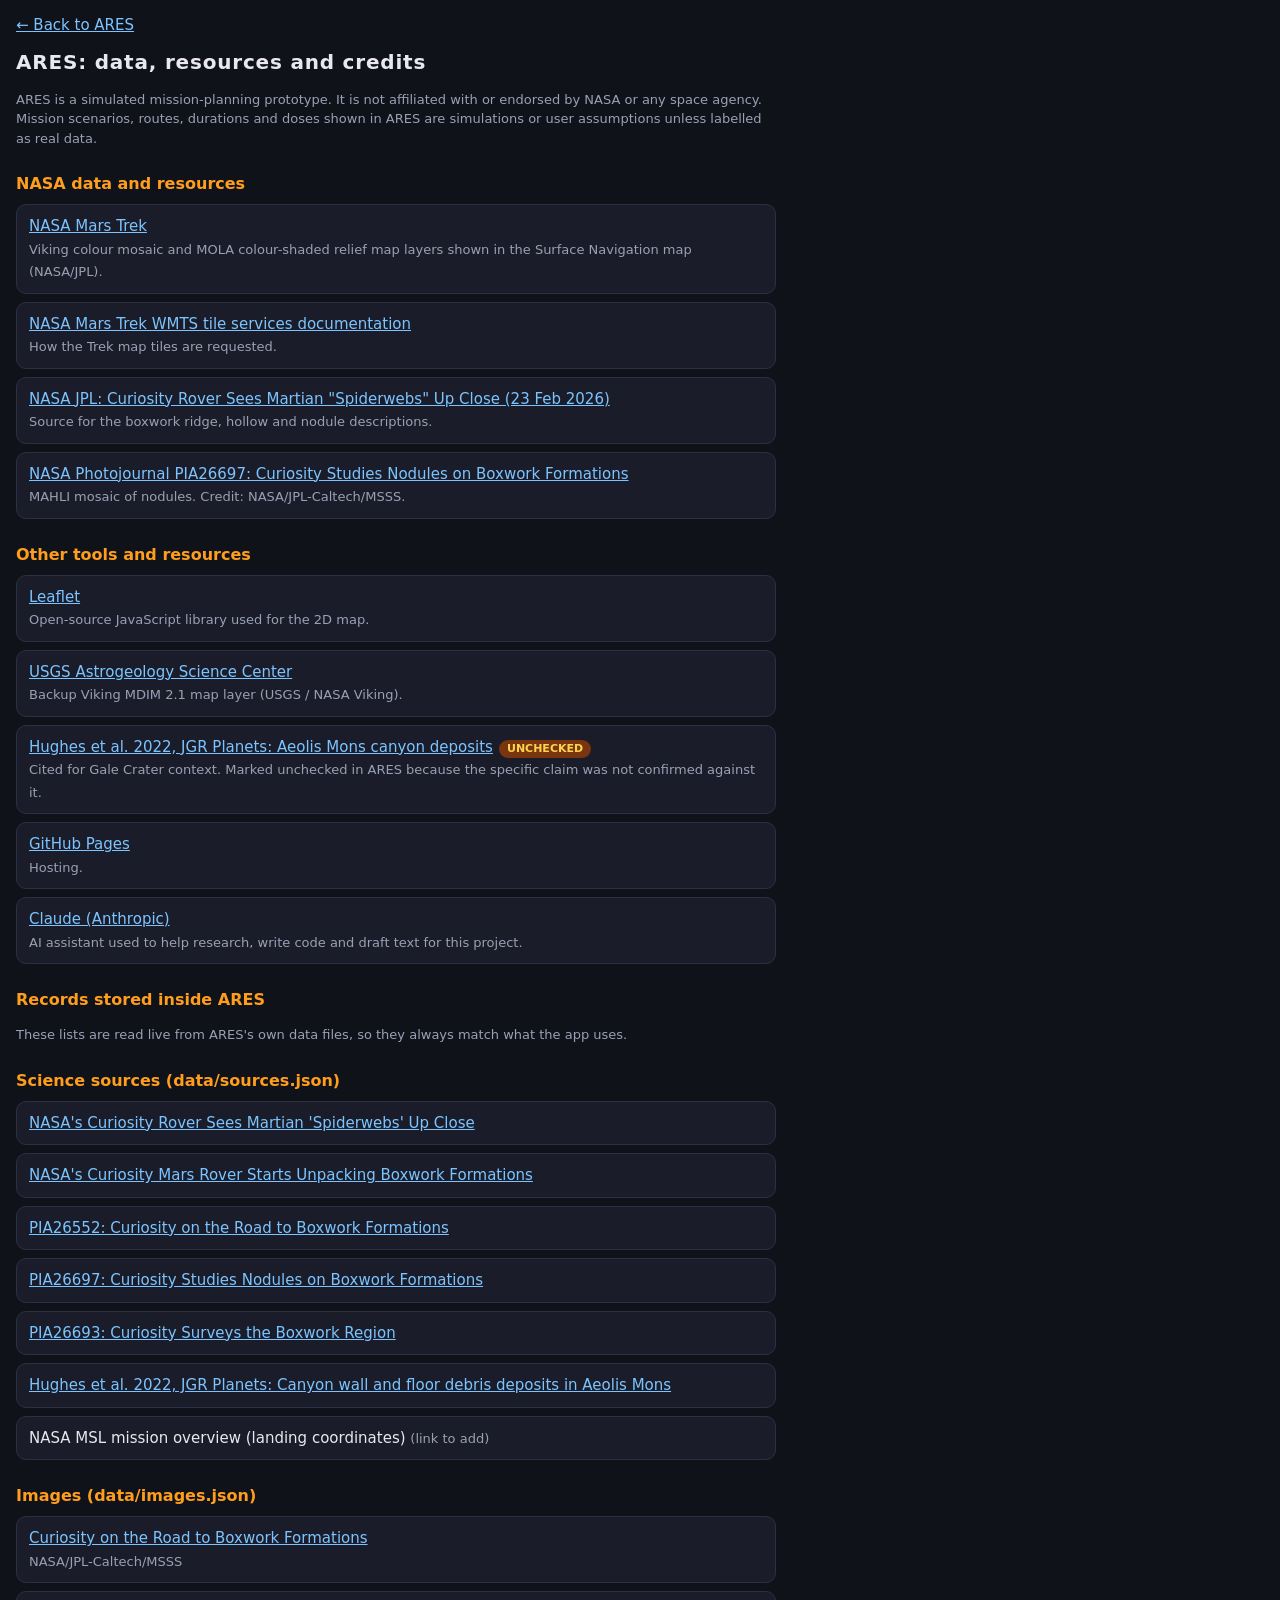
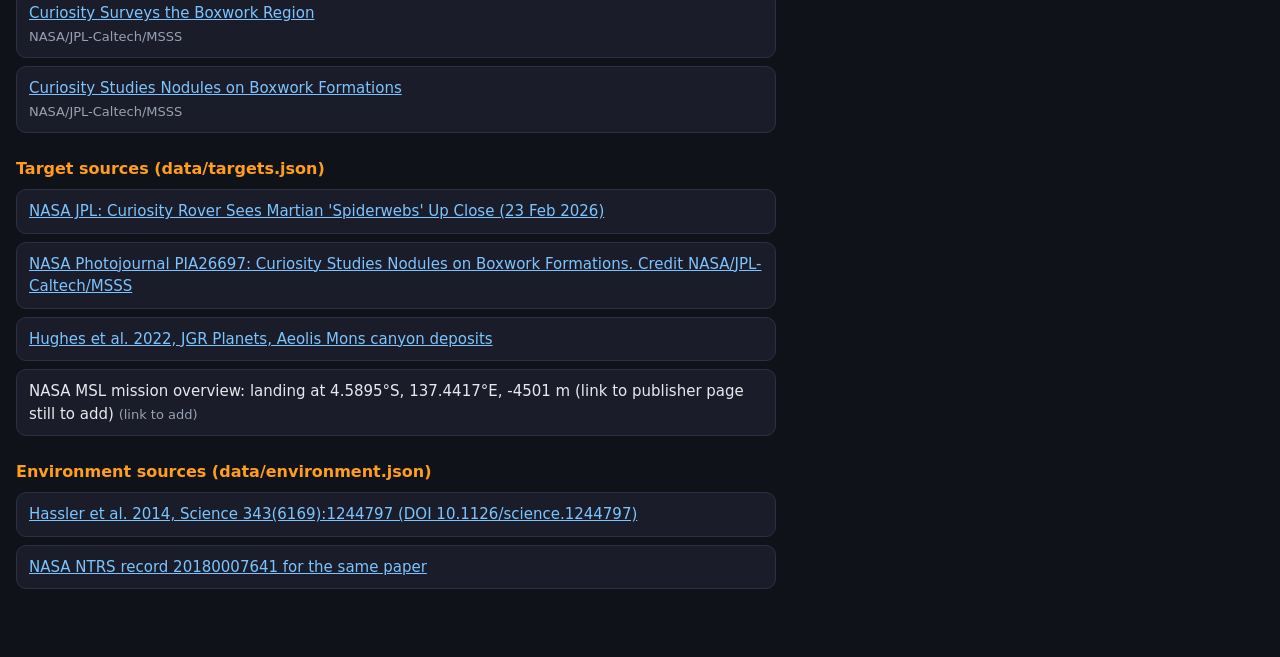
<file: credits.html>
<!doctype html>
<html lang="en">
<head>
<meta charset="utf-8">
<meta name="viewport" content="width=device-width,initial-scale=1">
<title>ARES: Data, resources and credits</title>
<style>
:root{color-scheme:dark}
body{margin:0;padding:14px 16px 60px;background:#10121a;color:#e8e8ee;font:15px/1.5 system-ui,sans-serif;max-width:760px}
h1{font-size:20px;margin:0 0 4px;letter-spacing:.04em}
h2{font-size:16px;margin:24px 0 8px;color:#ff9d1c}
.m{color:#9aa0b4;font-size:13px}
.card{background:#1a1d29;border:1px solid #2c3042;border-radius:10px;padding:10px 12px;margin:8px 0}
a{color:#7cc4ff;word-break:break-all}
.tag{display:inline-block;font-size:11px;font-weight:700;padding:1px 8px;border-radius:99px;margin-left:6px;background:#78350f;color:#fcd34d}
.back{display:inline-block;margin-bottom:10px}
</style>
</head>
<body>
<a class="back" href="index.html">← Back to ARES</a>
<h1>ARES: data, resources and credits</h1>
<p class="m">ARES is a simulated mission-planning prototype. It is not affiliated with or endorsed by NASA or any space agency. Mission scenarios, routes, durations and doses shown in ARES are simulations or user assumptions unless labelled as real data.</p>

<h2>NASA data and resources</h2>
<div class="card"><a href="https://trek.nasa.gov/mars/" target="_blank" rel="noopener">NASA Mars Trek</a><br><span class="m">Viking colour mosaic and MOLA colour-shaded relief map layers shown in the Surface Navigation map (NASA/JPL).</span></div>
<div class="card"><a href="https://trek.nasa.gov/tiles/apidoc/trekAPI.html?body=mars" target="_blank" rel="noopener">NASA Mars Trek WMTS tile services documentation</a><br><span class="m">How the Trek map tiles are requested.</span></div>
<div class="card"><a href="https://www.nasa.gov/missions/mars-science-laboratory/curiosity-rover/nasas-curiosity-rover-sees-martian-spiderwebs-up-close/" target="_blank" rel="noopener">NASA JPL: Curiosity Rover Sees Martian "Spiderwebs" Up Close (23 Feb 2026)</a><br><span class="m">Source for the boxwork ridge, hollow and nodule descriptions.</span></div>
<div class="card"><a href="https://science.nasa.gov/photojournal/curiosity-studies-nodules-on-boxwork-formations" target="_blank" rel="noopener">NASA Photojournal PIA26697: Curiosity Studies Nodules on Boxwork Formations</a><br><span class="m">MAHLI mosaic of nodules. Credit: NASA/JPL-Caltech/MSSS.</span></div>

<h2>Other tools and resources</h2>
<div class="card"><a href="https://leafletjs.com/" target="_blank" rel="noopener">Leaflet</a><br><span class="m">Open-source JavaScript library used for the 2D map.</span></div>
<div class="card"><a href="https://astrogeology.usgs.gov/" target="_blank" rel="noopener">USGS Astrogeology Science Center</a><br><span class="m">Backup Viking MDIM 2.1 map layer (USGS / NASA Viking).</span></div>
<div class="card"><a href="https://lamb.caltech.edu/documents/22303/JGR_Planets_-_2022_-_Hughes_-_Canyon_Wall_and_Floor_Debris_Deposits_in_Aeolis_Mons_Mars.pdf" target="_blank" rel="noopener">Hughes et al. 2022, JGR Planets: Aeolis Mons canyon deposits</a><span class="tag">UNCHECKED</span><br><span class="m">Cited for Gale Crater context. Marked unchecked in ARES because the specific claim was not confirmed against it.</span></div>
<div class="card"><a href="https://pages.github.com/" target="_blank" rel="noopener">GitHub Pages</a><br><span class="m">Hosting.</span></div>
<div class="card"><a href="https://claude.ai/" target="_blank" rel="noopener">Claude (Anthropic)</a><br><span class="m">AI assistant used to help research, write code and draft text for this project.</span></div>

<h2>Records stored inside ARES</h2>
<p class="m">These lists are read live from ARES's own data files, so they always match what the app uses.</p>
<div id="live" class="m">Loading…</div>

<script>
"use strict";
const $=s=>document.querySelector(s);
const esc=s=>String(s==null?"":s).replace(/[&<>"]/g,c=>({"&":"&amp;","<":"&lt;",">":"&gt;",'"':"&quot;"}[c]));
const safe=u=>(typeof u==="string"&&/^https?:\/\//i.test(u))?u:null;
function items(d){
  if(Array.isArray(d))return d;
  if(d&&typeof d==="object"){
    for(const k of ["sources","images","items","records"]){
      if(Array.isArray(d[k]))return d[k];
      if(d[k]&&typeof d[k]==="object")return Object.entries(d[k]).map(([id,v])=>Object.assign({id},v));
    }
    return Object.entries(d).filter(([k,v])=>v&&typeof v==="object"&&!Array.isArray(v)).map(([id,v])=>Object.assign({id},v));
  }
  return [];
}
function card(it){
  const title=it.title||it.name||it.label||it.id||"(untitled)";
  const url=safe(it.url||it.link||it.href||it.page||it.pageUrl);
  const credit=it.credit||it.credits;
  return '<div class="card">'+(url?'<a href="'+esc(url)+'" target="_blank" rel="noopener">'+esc(title)+'</a>':esc(title)+' <span class="m">(link to add)</span>')
    +(credit?'<br><span class="m">'+esc(credit)+'</span>':'')+'</div>';
}
async function load(file,heading){
  try{
    const r=await fetch(file,{cache:"no-cache"});
    if(!r.ok)throw new Error("HTTP "+r.status);
    const list=items(await r.json());
    return '<h2>'+esc(heading)+'</h2>'+(list.length?list.map(card).join(""):'<p class="m">No records found in '+esc(file)+'.</p>');
  }catch(e){
    return '<h2>'+esc(heading)+'</h2><p class="m">Could not load '+esc(file)+' ('+esc(e.message)+').</p>';
  }
}
(async()=>{
  const parts=await Promise.all([
    load("data/sources.json","Science sources (data/sources.json)"),
    load("data/images.json","Images (data/images.json)"),
    load("data/targets.json","Target sources (data/targets.json)"),
    load("data/environment.json","Environment sources (data/environment.json)")
  ]);
  $("#live").outerHTML=parts.join("");
})();
</script>
</body>
</html>
</file>
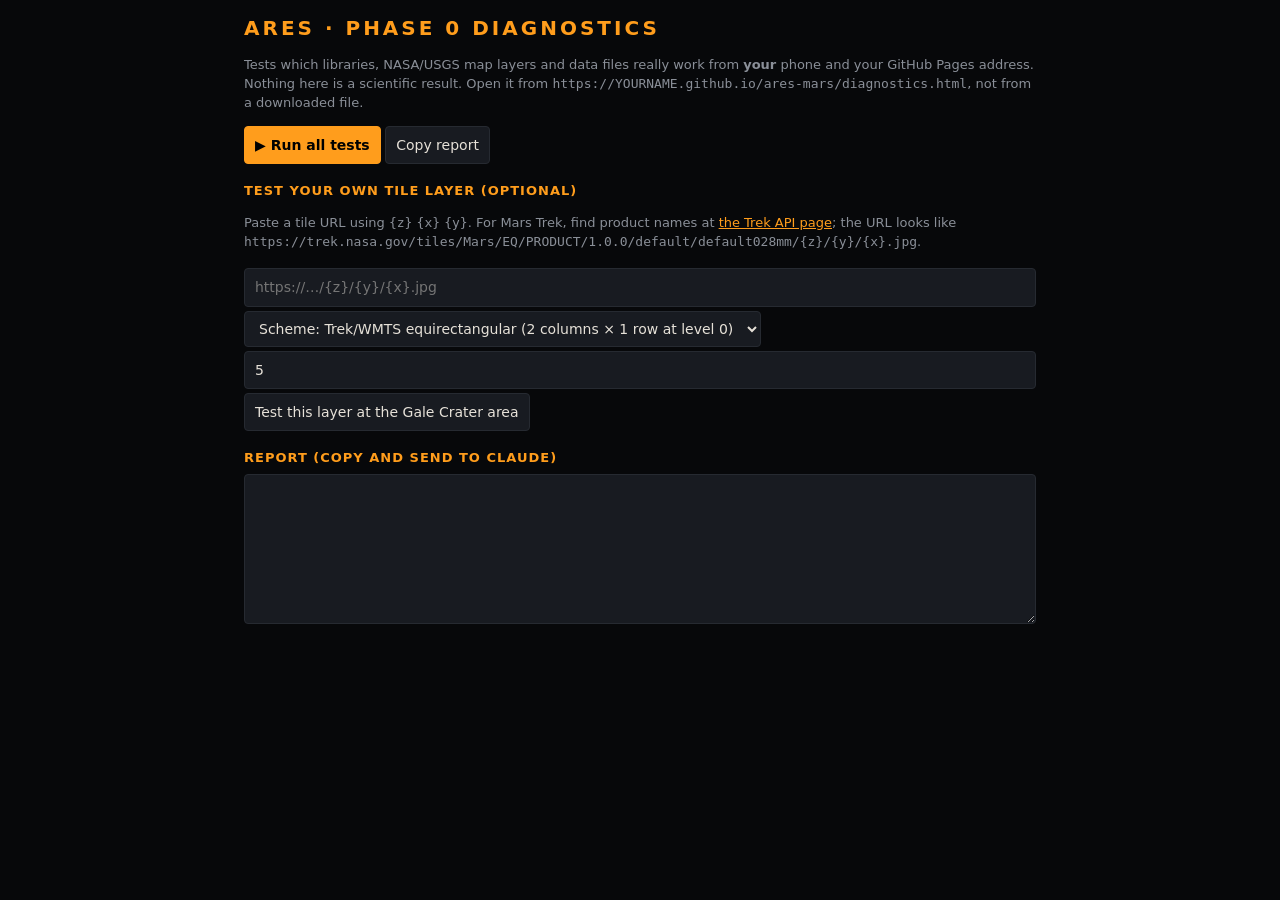
<file: diagnostics.html>
<!DOCTYPE html><html lang="en"><head><meta charset="utf-8">
<meta name="viewport" content="width=device-width,initial-scale=1"><title>ARES Phase 0 — Diagnostics</title>
<style>
:root{--bg:#07080a;--p:#101216;--l:#262a31;--t:#e6e1d8;--m:#8a8f98;--a:#ff9d1c;--g:#3ddc84;--r:#ff5d5d;--y:#ffd23f}
*{box-sizing:border-box}body{margin:0;padding:14px;background:var(--bg);color:var(--t);font:14px/1.45 system-ui,sans-serif;max-width:820px;margin:auto}
h1{color:var(--a);letter-spacing:3px;font-size:20px;margin:0 0 4px}h2{color:var(--a);font-size:13px;letter-spacing:1px;text-transform:uppercase;margin:18px 0 6px}
p,.m{color:var(--m);font-size:13px}a{color:var(--a)}
button,input,select,textarea{font:inherit;color:var(--t);background:#181b21;border:1px solid var(--l);border-radius:4px;padding:8px 10px}
button{cursor:pointer}button.pri{background:var(--a);color:#000;border-color:var(--a);font-weight:600}input{width:100%;margin:4px 0}
.r{display:flex;gap:8px;padding:8px;border:1px solid var(--l);border-radius:4px;margin:5px 0;background:var(--p)}
.s{min-width:22px}.r b{display:block}.r small{color:var(--m);word-break:break-all}
.ok{border-left:4px solid var(--g)}.bad{border-left:4px solid var(--r)}.warn{border-left:4px solid var(--y)}.run{border-left:4px solid var(--m)}
textarea{width:100%;height:150px;font:11px monospace}
</style></head><body>
<h1>ARES · PHASE 0 DIAGNOSTICS</h1>
<p>Tests which libraries, NASA/USGS map layers and data files really work from <b>your</b> phone and your GitHub Pages address. Nothing here is a scientific result. Open it from <code>https://YOURNAME.github.io/ares-mars/diagnostics.html</code>, not from a downloaded file.</p>
<button class="pri" id="run">▶ Run all tests</button> <button id="cp">Copy report</button>
<div id="out"></div>
<h2>Test your own tile layer (optional)</h2>
<p>Paste a tile URL using <code>{z}</code> <code>{x}</code> <code>{y}</code>. For Mars Trek, find product names at <a href="https://trek.nasa.gov/tiles/apidoc/trekAPI.html?body=mars" target="_blank" rel="noopener">the Trek API page</a>; the URL looks like <code>https://trek.nasa.gov/tiles/Mars/EQ/PRODUCT/1.0.0/default/default028mm/{z}/{y}/{x}.jpg</code>.</p>
<input id="cu" placeholder="https://…/{z}/{y}/{x}.jpg"><select id="cs"><option value="eq">Scheme: Trek/WMTS equirectangular (2 columns × 1 row at level 0)</option><option value="xyz">Scheme: standard web-map (XYZ)</option></select>
<input id="cz" type="number" value="5" min="0" max="15"><button id="ct">Test this layer at the Gale Crater area</button>
<h2>Report (copy and send to Claude)</h2><textarea id="rp" readonly></textarea>
<script>
const out=document.getElementById('out'),R=[];let LAT=-5.1,LON=137.6;
const ic={ok:'✅',bad:'❌',warn:'⚠️',run:'⏳'};
function add(group,name){const d=document.createElement('div');d.className='r run';d.innerHTML='<span class="s">⏳</span><div><b></b><small></small></div>';d.querySelector('b').textContent=name;out.appendChild(d);
 const e={group,name,st:'run',msg:''};R.push(e);return(st,msg)=>{e.st=st;e.msg=msg||'';d.className='r '+st;d.querySelector('.s').textContent=ic[st];d.querySelector('small').textContent=msg||'';rep()}}
function rep(){document.getElementById('rp').value='ARES PHASE 0 REPORT '+new Date().toISOString()+'\n'+R.map(e=>`[${e.st.toUpperCase()}] ${e.group} | ${e.name} | ${e.msg}`).join('\n')}
function loadImg(url,cors,ms=12000){return new Promise(res=>{const i=new Image();let done=0;const f=v=>{if(!done){done=1;res(v)}};if(cors)i.crossOrigin='anonymous';i.onload=()=>f(i.naturalWidth+'x'+i.naturalHeight);i.onerror=()=>f(false);setTimeout(()=>f(false),ms);i.src=url})}
async function testUrl(group,name,url){const set=add(group,name);const a=await loadImg(url,false);
 if(!a){set('bad','Image did not load (wrong URL, no data here, or blocked). '+url);return}
 const b=await loadImg(url+(url.includes('?')?'&':'?')+'c=1',true);
 set(b?'ok':'warn',(b?'Displays in map AND usable in 3D textures (CORS ok). ':'Displays in a 2D map but NOT usable as a 3D texture (no CORS). ')+'Size '+a+'. '+url)}
function eqTile(n){const deg=180/Math.pow(2,n);return{z:n,x:Math.floor((LON+180)/deg),y:Math.floor((90-LAT)/deg)}}
function xyzTile(z){const n=Math.pow(2,z),la=LAT*Math.PI/180;return{z,x:Math.floor((LON+180)/360*n),y:Math.floor((1-Math.log(Math.tan(la)+1/Math.cos(la))/Math.PI)/2*n)}}
const fill=(t,s)=>t.replace('{z}',s.z).replace('{x}',s.x).replace('{y}',s.y);
async function runAll(){out.innerHTML='';R.length=0;rep();
 // 1 environment
 const e1=add('Device','Page address');location.protocol==='file:'?e1('bad','Opened as a local file. Open it from your GitHub Pages https address.'):e1('ok',location.href);
 const e2=add('Device','Storage (localStorage)');try{localStorage.setItem('t','1');localStorage.removeItem('t');e2('ok','Works')}catch(e){e2('bad','Blocked — saved data will not persist')}
 const e3=add('Device','WebGL (needed for 3D)');try{const c=document.createElement('canvas');const g=c.getContext('webgl')||c.getContext('experimental-webgl');g?e3('ok','Available. '+(g.getParameter(g.MAX_TEXTURE_SIZE))+' px max texture'):e3('bad','Not available — 3D must fall back to 2D')}catch(e){e3('bad','Error')}
 const e4=add('Device','Screen / browser');e4('ok',innerWidth+'×'+innerHeight+' @'+devicePixelRatio+'x · '+navigator.userAgent);
 // 2 libraries
 for(const[n,u,g]of[['Leaflet 1.9.4','https://cdnjs.cloudflare.com/ajax/libs/leaflet/1.9.4/leaflet.js','L'],['three.js r128','https://cdnjs.cloudflare.com/ajax/libs/three.js/r128/three.min.js','THREE']]){
  const s=add('Libraries',n);await new Promise(r=>{const x=document.createElement('script');x.src=u;x.onload=()=>{window[g]?s('ok','Loaded'):s('bad','Loaded but unusable');r()};x.onerror=()=>{s('bad','Failed to load from cdnjs');r()};document.body.appendChild(x)})}
 // 3 Trek tiles
 const P=[['Viking colour mosaic (global)','Mars_Viking_MDIM21_ClrMosaic_global_232m'],['MOLA colour hillshade (global)','Mars_MGS_MOLA_ClrShade_merge_global_463m']];
 for(const[n,p]of P)for(const lv of[2,5,7]){const t=eqTile(lv);await testUrl('Mars Trek (product name UNVERIFIED)',n+' · level '+lv,`https://trek.nasa.gov/tiles/Mars/EQ/${p}/1.0.0/default/default028mm/${t.z}/${t.y}/${t.x}.jpg`)}
 // 4 USGS WMS
 const w='https://planetarymaps.usgs.gov/cgi-bin/mapserv?map=/maps/mars/mars_simp_cyl.map&SERVICE=WMS&VERSION=1.1.1&REQUEST=GetMap&LAYERS=Mars_Simple_Cylindrical_Rasters&STYLES=&SRS=EPSG:4326&BBOX=135,-8,140,-3&WIDTH=256&HEIGHT=256&FORMAT=image/png';
 await testUrl('USGS Astrogeology WMS (layer name UNVERIFIED)','Gale area 135–140°E, 8–3°S',w);
 // 5 DEM range
 const d=add('Terrain data','USGS MSL Gale 1 m DEM — can the browser read parts of it?');
 const DEM='https://planetarymaps.usgs.gov/mosaic/Mars/MSL/MSL_Gale_DEM_Mosaic_1m_v3.tif',ac=new AbortController();
 try{const r=await fetch(DEM,{headers:{Range:'bytes=0-1023'},signal:ac.signal});const cr=r.headers.get('content-range');ac.abort();
  r.status===206?d('ok','Partial reads work (HTTP 206). Content-Range: '+(cr||'hidden by server')+'. In-browser cropping may be possible.'):d('warn','Reachable but server ignored the partial-read request (HTTP '+r.status+'). Do NOT download in browser; use the Colab route.')}
 catch(e){d('bad','Blocked or unreachable from the browser (likely no CORS). The Terrain Pack must be prepared offline/Colab.')}
 const d2=add('Terrain data','Local data folder (needed for Terrain Pack)');try{const r=await fetch('diagnostics.html',{method:'HEAD'});d2(r.ok?'ok':'bad','Same-site files load (HTTP '+r.status+')')}catch(e){d2('bad','Cannot fetch same-site files')}
 const sm=R.filter(e=>e.st==='ok').length;document.getElementById('rp').value+='\nSUMMARY: '+sm+' OK, '+R.filter(e=>e.st==='warn').length+' warnings, '+R.filter(e=>e.st==='bad').length+' failed'}
document.getElementById('run').onclick=runAll;
document.getElementById('ct').onclick=async()=>{const u=document.getElementById('cu').value.trim(),z=+document.getElementById('cz').value;if(!u.includes('{z}')){alert('URL must contain {z} {x} {y}');return}
 const t=document.getElementById('cs').value==='eq'?eqTile(z):xyzTile(z);await testUrl('Custom','Level '+z+' tile '+t.x+','+t.y,fill(u,t))};
document.getElementById('cp').onclick=async()=>{const t=document.getElementById('rp');t.select();try{await navigator.clipboard.writeText(t.value);alert('Copied')}catch(e){document.execCommand('copy');alert('Copied (or long-press to copy)')}};
</script></body></html>
</file>
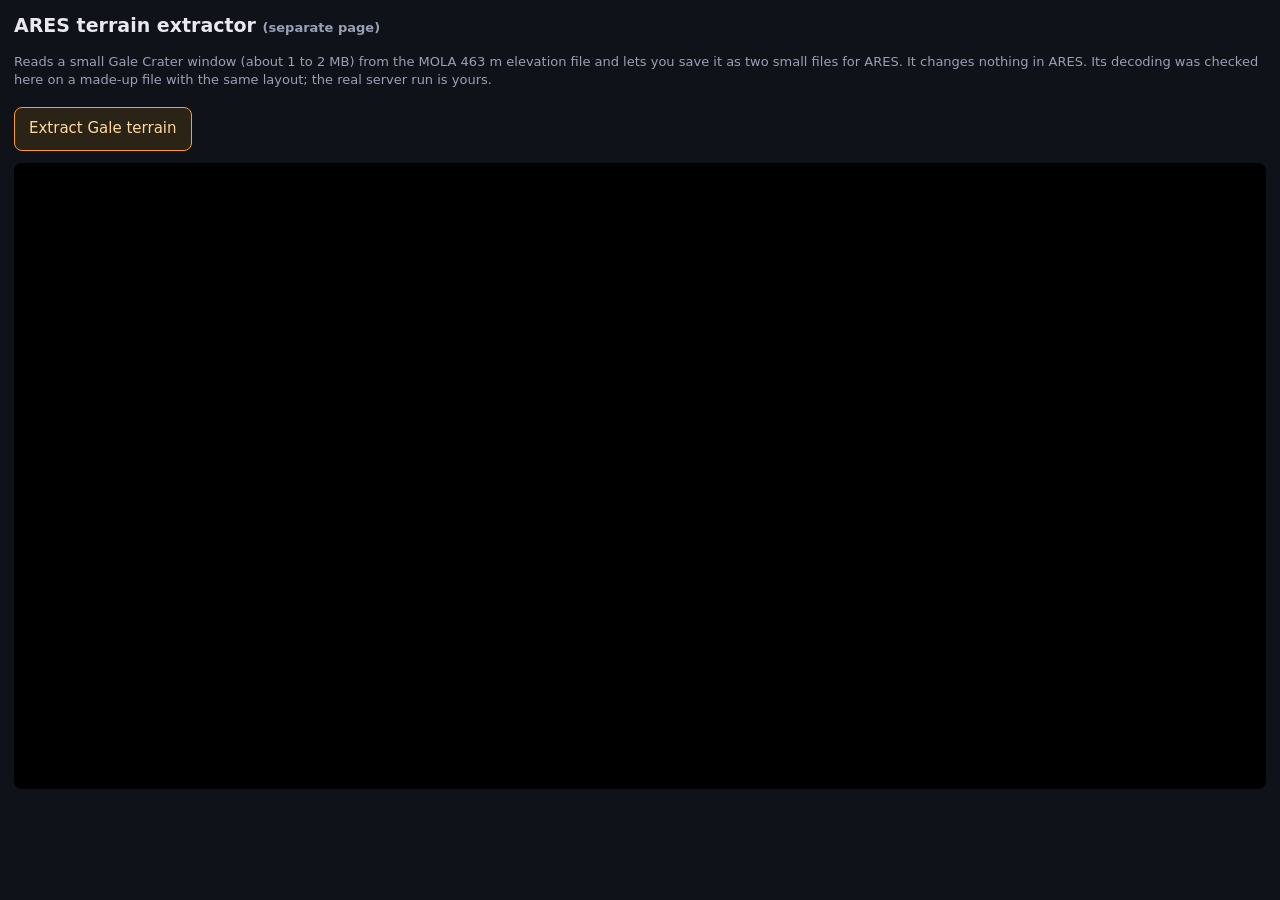
<file: terrain-extract.html>
<!doctype html>
<html lang="en">
<head>
<meta charset="utf-8">
<meta name="viewport" content="width=device-width,initial-scale=1">
<title>ARES terrain extractor</title>
<style>
:root{color-scheme:dark}
body{margin:0;padding:12px 14px 70px;background:#10121a;color:#e8e8ee;font:15px/1.45 system-ui,sans-serif}
h1{font-size:19px;margin:0 0 4px}.m{color:#9aa0b4;font-size:13px}
.card{background:#1a1d29;border:1px solid #2c3042;border-radius:10px;padding:10px 12px;margin:10px 0;overflow-wrap:anywhere}
button{font:inherit;min-height:44px;padding:10px 14px;border-radius:8px;border:1px solid #ff9d1c;background:#2a2316;color:#ffd9a0;margin:4px 4px 4px 0}
button:disabled{opacity:.5}
.b{display:inline-block;min-width:64px;text-align:center;font-weight:700;font-size:12px;padding:2px 8px;border-radius:99px;margin-right:6px}
.PASS{background:#14532d;color:#86efac}.FAIL{background:#7f1d1d;color:#fca5a5}
canvas{width:100%;height:auto;border-radius:8px;background:#000;display:block;margin-top:8px;image-rendering:pixelated}
</style>
</head>
<body>
<h1>ARES terrain extractor <span class="m">(separate page)</span></h1>
<p class="m">Reads a small Gale Crater window (about 1 to 2 MB) from the MOLA 463 m elevation file and lets you save it as two small files for ARES. It changes nothing in ARES. Its decoding was checked here on a made-up file with the same layout; the real server run is yours.</p>
<button id="go">Extract Gale terrain</button>
<div id="log" class="m"></div>
<div id="out"></div>
<canvas id="cv" hidden></canvas>
<div id="dl" hidden><p>Save both files, then upload them to your repo in the folder <b>data/terrain</b>.</p><button id="d1">Save gale-mola463.bin</button><button id="d2">Save gale-mola463.json</button></div>
<script src="terrain-logic1.js"></script>
<script src="terrain-extract.js"></script>
<script>
if(typeof extractWindow!=="function")document.getElementById("log").textContent="A file is missing or cut off. terrain-logic1.js and terrain-extract.js must be in the same folder as this page.";
</script>
</body>
</html>
</file>
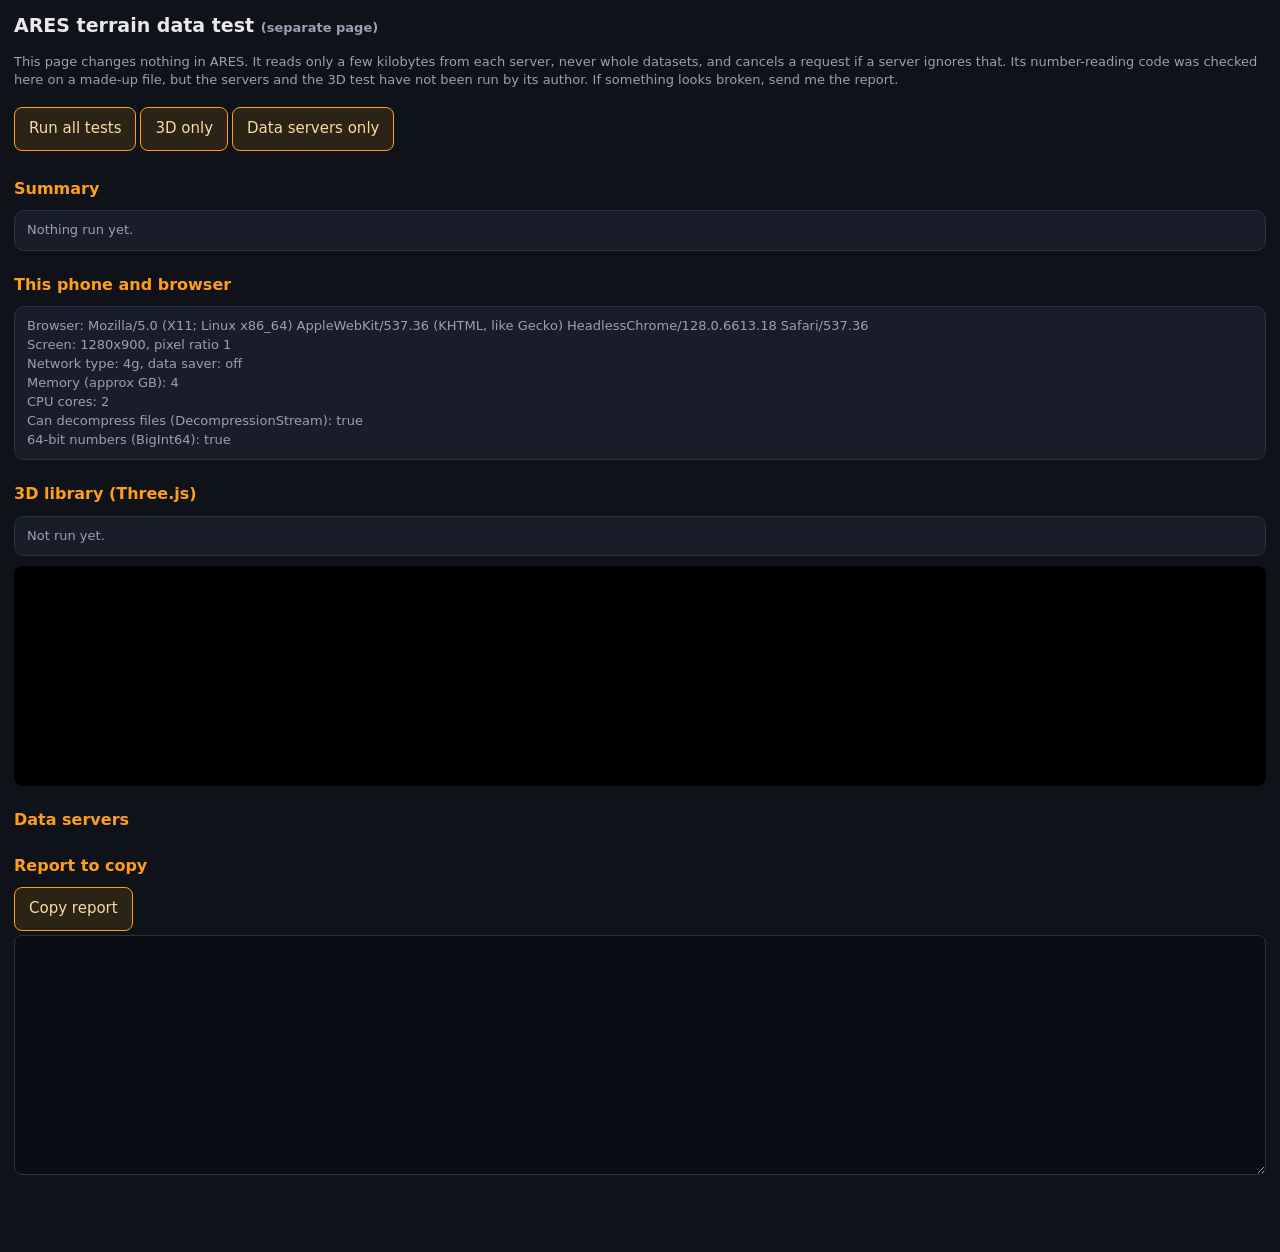
<file: terrain-test.html>
<!doctype html>
<html lang="en">
<head>
<meta charset="utf-8">
<meta name="viewport" content="width=device-width,initial-scale=1">
<title>ARES terrain data test</title>
<script type="importmap">
{"imports":{"three":"https://cdn.jsdelivr.net/npm/three@0.186.0/build/three.module.min.js","three/addons/":"https://cdn.jsdelivr.net/npm/three@0.186.0/examples/jsm/"}}
</script>
<style>
:root{color-scheme:dark}
body{margin:0;padding:12px 14px 70px;background:#10121a;color:#e8e8ee;font:15px/1.45 system-ui,sans-serif}
h1{font-size:19px;margin:0 0 4px}h2{font-size:16px;margin:22px 0 6px;color:#ff9d1c}
.m{color:#9aa0b4;font-size:13px}.card{background:#1a1d29;border:1px solid #2c3042;border-radius:10px;padding:10px 12px;margin:10px 0;overflow-wrap:anywhere}
button{font:inherit;min-height:44px;padding:10px 14px;border-radius:8px;border:1px solid #ff9d1c;background:#2a2316;color:#ffd9a0;margin:4px 4px 4px 0}
button:disabled{opacity:.5}
.b{display:inline-block;min-width:64px;text-align:center;font-weight:700;font-size:12px;padding:2px 8px;border-radius:99px;margin-right:6px}
.PASS{background:#14532d;color:#86efac}.FAIL{background:#7f1d1d;color:#fca5a5}.PARTIAL{background:#78350f;color:#fcd34d}.SKIP,.INFO{background:#2c3042;color:#c8cbe0}
.row{margin:8px 0}textarea{width:100%;box-sizing:border-box;height:240px;background:#0b0d14;color:#cfd3e6;border:1px solid #2c3042;border-radius:8px;font:12px/1.4 monospace}
canvas{width:100%;height:220px;border-radius:8px;background:#000;touch-action:none;display:block;margin-top:8px}
.url{word-break:break-all;font-size:11px;color:#7b819a}
</style>
</head>
<body>
<h1>ARES terrain data test <span class="m">(separate page)</span></h1>
<p class="m">This page changes nothing in ARES. It reads only a few kilobytes from each server, never whole datasets, and cancels a request if a server ignores that. Its number-reading code was checked here on a made-up file, but the servers and the 3D test have not been run by its author. If something looks broken, send me the report.</p>
<button id="runAll">Run all tests</button><button id="runThree">3D only</button><button id="runData">Data servers only</button>
<div id="status" class="m"></div>
<h2>Summary</h2><div id="summary" class="card m">Nothing run yet.</div>
<h2>This phone and browser</h2><div id="device" class="card m"></div>
<h2>3D library (Three.js)</h2><div id="three" class="card m">Not run yet.</div><canvas id="cv" hidden></canvas>
<h2>Data servers</h2><div id="eps"></div>
<h2>Report to copy</h2><button id="copy">Copy report</button><textarea id="report" readonly></textarea>
<script src="terrain-logic1.js"></script>
<script src="terrain-logic2.js"></script>
<script src="terrain-ui.js"></script>
<script>
if(typeof run!=="function")document.getElementById("status").textContent="A file is missing or cut off. You need terrain-logic1.js, terrain-logic2.js and terrain-ui.js in the same folder as this page. Check that each one ends correctly.";
</script>
</body>
</html>
</file>
